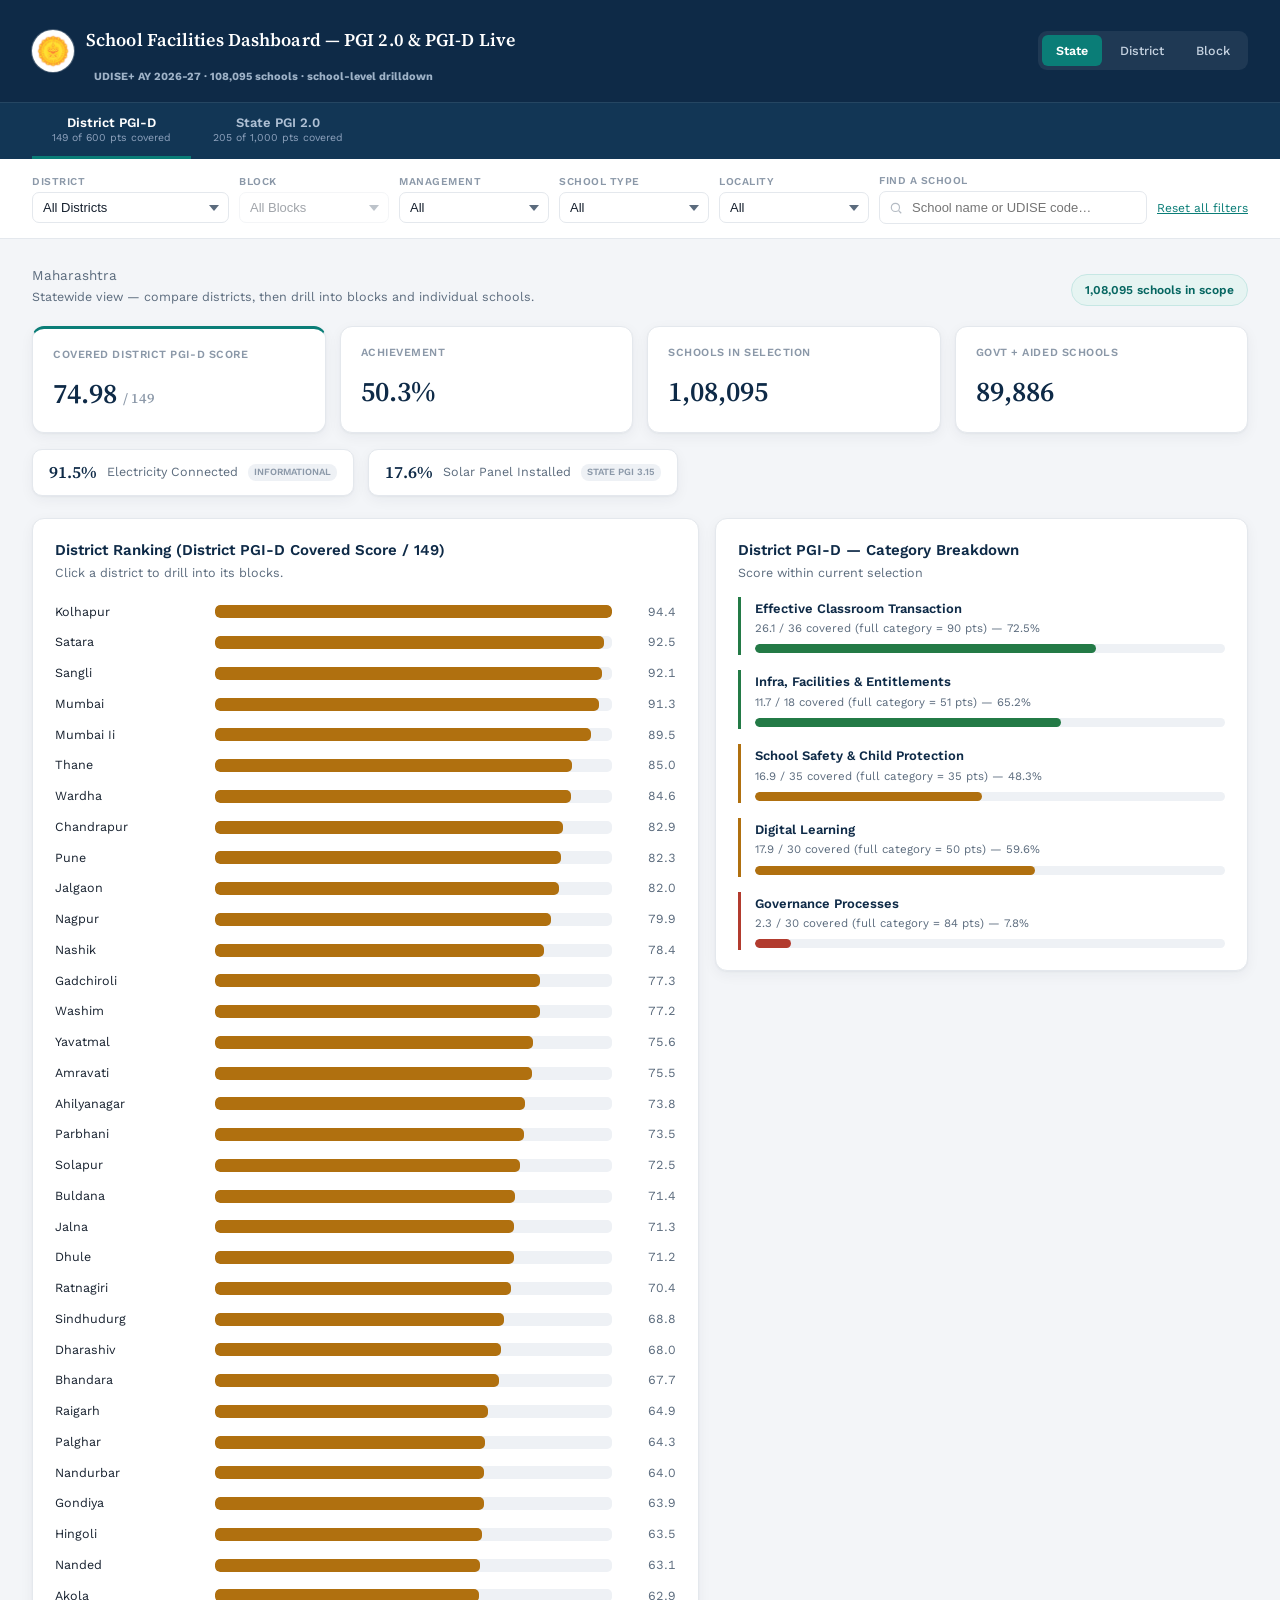
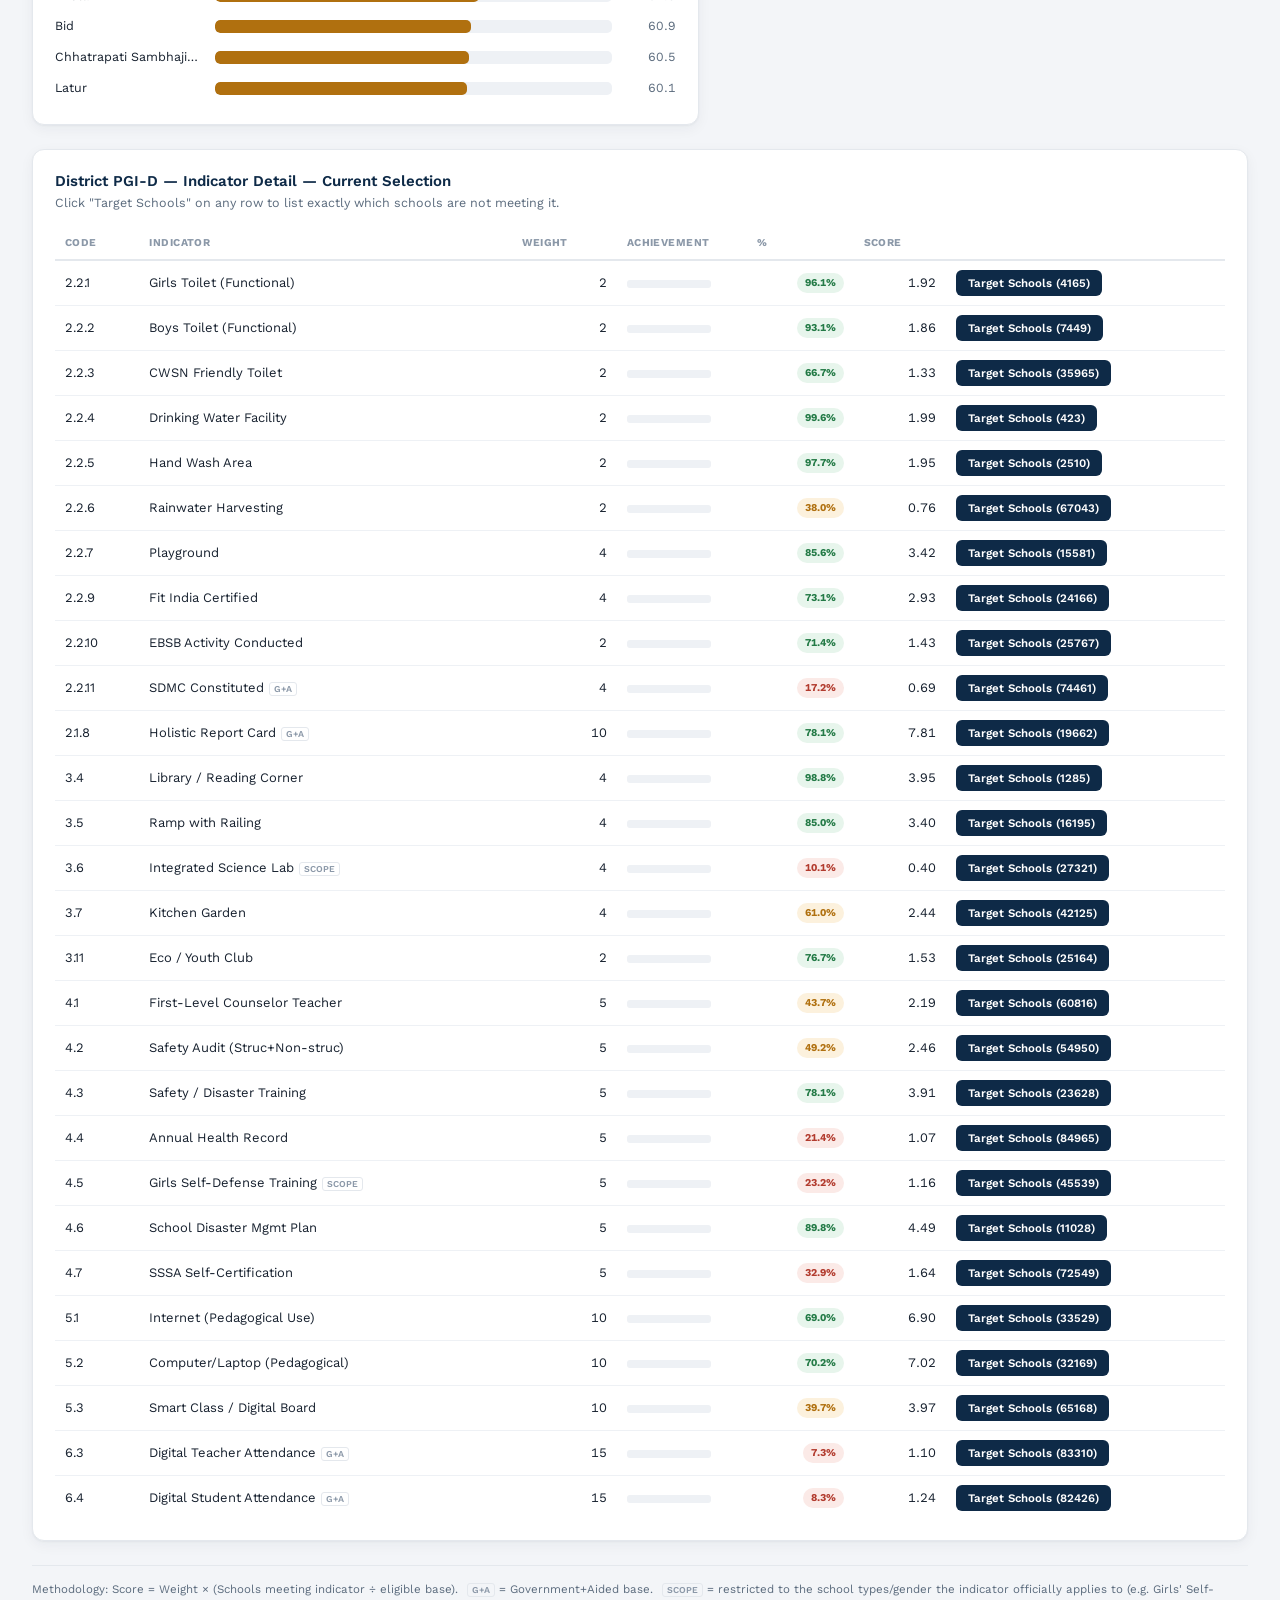
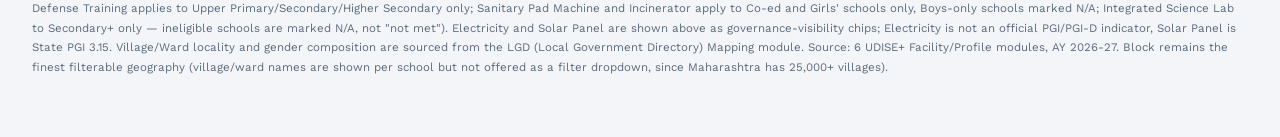
<file: index.html>
<!DOCTYPE html>
<html lang="en">
<head>
<meta charset="UTF-8">
<meta name="viewport" content="width=device-width, initial-scale=1.0">
<title>Maharashtra School Facilities Dashboard — PGI 2.0 &amp; PGI-D Live</title>
<meta name="description" content="Maharashtra School Facilities Dashboard — PGI 2.0 and PGI-D indicators from UDISE+ school-level data.">
<link rel="icon" type="image/png" href="assets/logo.png">
<link rel="stylesheet" href="css/styles.css">
</head>
<body>
  <div class="topbar">
    <div class="brand">
      <img class="mark" src="assets/logo.png" alt="Government of Maharashtra emblem">
      <div>
        <h1>School Facilities Dashboard — PGI 2.0 &amp; PGI-D Live</h1>
        <div class="tag">UDISE+ AY 2026-27 · 108,095 schools · school-level drilldown</div>
      </div>
    </div>
    <div class="role-tabs">
      <button class="active" data-role="state">State</button>
      <button data-role="district">District</button>
      <button data-role="block">Block</button>
    </div>
  </div>

  <div class="fw-bar">
    <button class="fw-tab active" data-fw="district">District PGI-D<span class="sub">149 of 600 pts covered</span></button>
    <button class="fw-tab" data-fw="state">State PGI 2.0<span class="sub">205 of 1,000 pts covered</span></button>
  </div>

  <div class="filterbar">
    <div class="fgroup">
      <label>District</label>
      <select id="fDistrict"><option value="ALL">All Districts</option></select>
    </div>
    <div class="fgroup">
      <label>Block</label>
      <select id="fBlock" disabled><option value="ALL">All Blocks</option></select>
    </div>
    <div class="fgroup">
      <label>Management</label>
      <select id="fMgmt">
        <option value="ALL">All</option>
        <option value="Government">Government</option>
        <option value="Aided">Aided</option>
        <option value="Private/Unaided">Private / Unaided</option>
      </select>
    </div>
    <div class="fgroup">
      <label>School Type</label>
      <select id="fType">
        <option value="ALL">All</option>
        <option value="Primary Only">Primary Only</option>
        <option value="Upper Primary">Upper Primary</option>
        <option value="Secondary">Secondary</option>
        <option value="Higher Secondary">Higher Secondary</option>
      </select>
    </div>
    <div class="fgroup">
      <label>Locality</label>
      <select id="fLoc">
        <option value="ALL">All</option>
        <option value="Rural">Rural</option>
        <option value="Urban">Urban</option>
      </select>
    </div>
    <div class="fgroup" style="flex:1; min-width:0;">
      <label>Find a School</label>
      <div class="search-wrap">
        <svg width="14" height="14" viewBox="0 0 24 24" fill="none" stroke="#5B6B7D" stroke-width="2"><circle cx="11" cy="11" r="7"/><path d="M21 21l-4.3-4.3"/></svg>
        <input type="text" id="schoolSearch" placeholder="School name or UDISE code…" autocomplete="off">
        <div class="search-results" id="searchResults"></div>
      </div>
    </div>
    <div class="fgroup">
      <label>&nbsp;</label>
      <button class="reset-link" id="resetBtn">Reset all filters</button>
    </div>
  </div>

  <main>
    <div class="pagehead">
      <div>
        <div class="breadcrumb" id="breadcrumb">Maharashtra <b>› All Districts</b></div>
        <div class="role-note" id="roleNote">Statewide view — compare districts, then drill into blocks and individual schools.</div>
      </div>
      <div class="scope-pill" id="scopePill">108,095 schools in scope</div>
    </div>

    <div class="kpi-row">
      <div class="kpi accent">
        <div class="label" id="kpiScoreLabel">Covered PGI-D Score</div>
        <div class="value" id="kpiScore">— <small>/ 149</small></div>
      </div>
      <div class="kpi">
        <div class="label">Achievement</div>
        <div class="value" id="kpiPct">—%</div>
      </div>
      <div class="kpi">
        <div class="label">Schools in Selection</div>
        <div class="value" id="kpiSchools">—</div>
      </div>
      <div class="kpi">
        <div class="label">Govt + Aided Schools</div>
        <div class="value" id="kpiGA">—</div>
      </div>
    </div>

    <div class="bonus-row" id="bonusRow"></div>

    <section id="schoolProfile" class="card">
      <div class="sp-head">
        <div>
          <div class="sp-title" id="spName">—</div>
          <div class="sp-meta" id="spMeta"></div>
        </div>
        <div class="sp-scores" id="spScores"></div>
      </div>
      <div class="sp-subhead">District PGI-D Indicators</div>
      <div class="sp-grid" id="spGridDistrict"></div>
      <div class="sp-subhead">State PGI 2.0 Indicators</div>
      <div class="sp-grid" id="spGridState"></div>
      <div class="sp-bonus" id="spBonus"></div>
    </section>

    <section>
      <div class="grid-2">
        <div class="card">
          <div class="section-title" id="drillTitle">District Ranking</div>
          <div class="section-sub" id="drillSub">Click a bar to drill in.</div>
          <div id="drillChart"></div>
        </div>
        <div class="card">
          <div class="section-title" id="catTitle">Category Breakdown</div>
          <div class="section-sub">Score within current selection</div>
          <div id="catCards"></div>
        </div>
      </div>
    </section>

    <section>
      <div class="card">
        <div class="section-title" id="indTitle">Indicator Detail — Current Selection</div>
        <div class="section-sub">Click "Target Schools" on any row to list exactly which schools are not meeting it.</div>
        <table>
          <thead>
            <tr><th>Code</th><th>Indicator</th><th class="num">Weight</th><th style="width:130px;">Achievement</th><th class="num">%</th><th class="num">Score</th><th></th></tr>
          </thead>
          <tbody id="indicatorBody"></tbody>
        </table>
      </div>
    </section>

    <section id="targetPanel" class="card">
      <div class="target-head">
        <div>
          <div class="section-title" id="targetTitle">Target Schools</div>
          <div class="section-sub" id="targetSub" style="margin-bottom:0;"></div>
        </div>
        <div style="display:flex; gap:10px; align-items:center;">
          <div class="count-badge" id="targetCount">0 schools</div>
          <button class="close-target" id="closeTarget">Close ✕</button>
        </div>
      </div>
      <div class="target-toolbar">
        <input type="text" id="targetSearch" placeholder="Filter by school name, UDISE code, or block…">
        <button class="export-btn" id="exportBtn">⬇ Export CSV</button>
      </div>
      <div class="target-table-wrap">
        <table>
          <thead>
            <tr>
              <th class="sortable" data-k="name">School Name</th>
              <th class="sortable" data-k="udise">UDISE Code</th>
              <th class="sortable" data-k="dist">District</th>
              <th class="sortable" data-k="block">Block</th>
              <th class="sortable" data-k="locality">Village / Ward</th>
              <th class="sortable" data-k="mgmt">Management</th>
              <th class="sortable" data-k="type">School Type</th>
            </tr>
          </thead>
          <tbody id="targetBody"></tbody>
        </table>
      </div>
    </section>

    <footer class="note" id="footerNote"></footer>
  </main>

  <div id="appLoading"><div class="msg">Loading school data (108,095 schools)…</div></div>

<script type="module" src="js/app.js"></script>
</body>
</html>
</file>
<file: css/styles.css>
@import url('https://fonts.googleapis.com/css2?family=Source+Serif+4:wght@500;600;700&family=Work+Sans:wght@400;500;600;700&display=swap');

:root{
  --ink:#16202E; --ink-2:#5B6B7D; --ink-3:#8B98A8;
  --navy:#0E2A47; --navy-l:#123655;
  --teal:#0A7D77; --teal-d:#066661; --teal-bg:#E6F4F2;
  --amber:#B0700F; --amber-bg:#FCF1DD;
  --red:#B23B2E; --red-bg:#FBEAE7;
  --green:#237A46; --green-bg:#E7F5EC;
  --bg:#F3F5F8; --card:#FFFFFF; --line:#E4E8ED; --line-2:#EEF1F5;
  --shadow: 0 1px 2px rgba(16,32,52,.04), 0 4px 14px rgba(16,32,52,.05);
}
*{box-sizing:border-box;}
html,body{margin:0; padding:0;}
body{
  font-family:'Work Sans',-apple-system,Segoe UI,Arial,sans-serif;
  background:var(--bg); color:var(--ink); font-size:14px; line-height:1.5; -webkit-font-smoothing:antialiased;
}
h1,h2,h3,.serif{font-family:'Source Serif 4',Georgia,serif;}
button{font-family:inherit;}

.topbar{
  background:var(--navy); color:#fff; padding:14px 32px; display:flex; align-items:center;
  justify-content:space-between; gap:20px; flex-wrap:wrap;
}
.brand{display:flex; align-items:center; gap:12px;}
.brand .mark{width:42px; height:42px; border-radius:50%; flex:none; object-fit:contain; background:#fff; padding:2px; box-shadow:0 0 0 1px rgba(255,255,255,.25);}
.brand h1{font-size:18px; font-weight:600; letter-spacing:.1px;}
.brand .tag{font-size:11px; color:#9FB3C8; margin-top:1px;}
.role-tabs{display:flex; gap:4px; background:rgba(255,255,255,.07); padding:4px; border-radius:9px;}
.role-tabs button{background:transparent; border:none; color:#C6D3E1; padding:8px 14px; border-radius:6px; font-size:12.5px; font-weight:500; cursor:pointer; transition:background .15s,color .15s;}
.role-tabs button.active{background:var(--teal); color:#fff; font-weight:600;}
.role-tabs button:not(.active):hover{background:rgba(255,255,255,.08); color:#fff;}

.fw-bar{
  background:var(--navy-l); padding:0 32px; display:flex; align-items:center; gap:2px; border-top:1px solid rgba(255,255,255,.08);
}
.fw-tab{
  background:transparent; border:none; color:#AFC0D4; padding:12px 20px; font-size:13px; font-weight:600; cursor:pointer;
  border-bottom:3px solid transparent; transition:color .15s, border-color .15s;
}
.fw-tab.active{color:#fff; border-bottom-color:var(--teal);}
.fw-tab:not(.active):hover{color:#fff;}
.fw-tab .sub{display:block; font-size:10.5px; font-weight:400; color:#8FA3BE; margin-top:1px;}

.filterbar{
  background:#fff; border-bottom:1px solid var(--line); padding:14px 32px; display:flex; align-items:center;
  gap:10px; flex-wrap:wrap; position:sticky; top:0; z-index:20;
}
.filterbar .fgroup{display:flex; flex-direction:column; gap:3px;}
.filterbar label{font-size:10.5px; text-transform:uppercase; letter-spacing:.05em; color:var(--ink-3); font-weight:600;}
.filterbar select{
  padding:7px 26px 7px 10px; border-radius:7px; border:1px solid var(--line); background:#fff url('data:image/svg+xml;utf8,<svg xmlns="http://www.w3.org/2000/svg" width="10" height="6"><path d="M0 0l5 6 5-6z" fill="%235B6B7D"/></svg>') no-repeat right 9px center;
  font-size:13px; color:var(--ink); cursor:pointer; appearance:none; min-width:150px;
}
.filterbar select:disabled{opacity:.4; cursor:not-allowed;}
.search-wrap{position:relative; flex:1; min-width:220px; max-width:340px;}
.search-wrap input{width:100%; padding:8px 12px 8px 32px; border-radius:7px; border:1px solid var(--line); font-size:13px; background:#fff; color:var(--ink);}
.search-wrap svg{position:absolute; left:10px; top:50%; transform:translateY(-50%); opacity:.45;}
.search-results{position:absolute; top:calc(100% + 4px); left:0; right:0; background:#fff; border:1px solid var(--line); border-radius:8px; box-shadow:var(--shadow); max-height:320px; overflow-y:auto; z-index:50; display:none;}
.search-results.show{display:block;}
.search-item{padding:9px 12px; border-bottom:1px solid var(--line-2); cursor:pointer; font-size:12.5px;}
.search-item:last-child{border-bottom:none;}
.search-item:hover{background:var(--teal-bg);}
.search-item .sname{font-weight:600; color:var(--ink);}
.search-item .smeta{color:var(--ink-2); font-size:11px; margin-top:1px;}
.reset-link{font-size:12px; color:var(--teal); background:none; border:none; cursor:pointer; text-decoration:underline; padding:0;}

main{padding:26px 32px 60px; max-width:1440px; margin:0 auto;}
.pagehead{display:flex; justify-content:space-between; align-items:flex-end; margin-bottom:20px; flex-wrap:wrap; gap:10px;}
.breadcrumb{font-size:13.5px; color:var(--ink-2);}
.breadcrumb b{color:var(--navy); font-weight:600;}
.role-note{font-size:12.5px; color:var(--ink-2); max-width:560px; margin-top:2px;}
.scope-pill{font-size:12px; background:var(--teal-bg); color:var(--teal-d); border:1px solid #C6E7E4; padding:6px 13px; border-radius:20px; font-weight:600; white-space:nowrap;}

.kpi-row{display:grid; grid-template-columns:repeat(4,1fr); gap:14px; margin-bottom:16px;}
.kpi{background:var(--card); border:1px solid var(--line); border-radius:12px; padding:18px 20px; box-shadow:var(--shadow);}
.kpi .label{font-size:11px; text-transform:uppercase; letter-spacing:.05em; color:var(--ink-3); margin-bottom:8px; font-weight:600;}
.kpi .value{font-family:'Source Serif 4',Georgia,serif; font-size:28px; font-weight:600; color:var(--navy);}
.kpi .value small{font-size:14px; font-weight:500; color:var(--ink-3);}
.kpi.accent{border-top:3px solid var(--teal);}

.bonus-row{display:flex; gap:14px; margin-bottom:22px; flex-wrap:wrap;}
.bonus-chip{background:#fff; border:1px solid var(--line); border-radius:10px; padding:10px 16px; display:flex; align-items:center; gap:10px; font-size:12.5px; box-shadow:var(--shadow);}
.bonus-chip .bval{font-family:'Source Serif 4',Georgia,serif; font-weight:600; font-size:17px; color:var(--navy);}
.bonus-chip .blabel{color:var(--ink-2);}
.bonus-chip .btag{font-size:9.5px; background:#EEF1F5; color:var(--ink-3); padding:1px 6px; border-radius:8px; font-weight:600;}

section{margin-bottom:24px;}
.card{background:var(--card); border:1px solid var(--line); border-radius:12px; padding:20px 22px; box-shadow:var(--shadow);}
.section-title{font-size:15px; font-weight:600; color:var(--navy);}
.section-sub{font-size:12.5px; color:var(--ink-2); margin-top:2px; margin-bottom:14px;}

.grid-2{display:grid; grid-template-columns:1.25fr 1fr; gap:16px; align-items:start;}

.bar-row{display:grid; grid-template-columns:150px 1fr 54px; align-items:center; gap:10px; padding:6px 0; font-size:12.5px;}
.bar-row .name{white-space:nowrap; overflow:hidden; text-overflow:ellipsis; cursor:pointer; color:var(--ink);}
.bar-row .name:hover{color:var(--teal-d); text-decoration:underline;}
.bar-track{background:#EEF1F5; border-radius:5px; height:13px; overflow:hidden;}
.bar-fill{height:100%; border-radius:5px; transition:width .25s ease;}
.bar-row .pct{text-align:right; font-variant-numeric:tabular-nums; color:var(--ink-2);}

.cat-card{border-left:3px solid var(--teal); padding:2px 0 2px 14px; margin-bottom:15px;}
.cat-card:last-child{margin-bottom:0;}
.cat-card .catname{font-weight:600; font-size:13px; color:var(--navy);}
.cat-card .catmeta{font-size:11.5px; color:var(--ink-2); margin-top:2px;}
.cat-card .cattrack{margin-top:7px; background:#EEF1F5; border-radius:5px; height:9px; overflow:hidden;}
.cat-card .catfill{height:100%; border-radius:5px;}

table{width:100%; border-collapse:collapse; font-size:13px;}
th{text-align:left; font-size:10.5px; text-transform:uppercase; letter-spacing:.04em; color:var(--ink-3); border-bottom:2px solid var(--line); padding:8px 10px; font-weight:700;}
th.sortable{cursor:pointer; user-select:none;}
th.sortable:hover{color:var(--teal-d);}
td{padding:9px 10px; border-bottom:1px solid var(--line-2); vertical-align:middle;}
tr:last-child td{border-bottom:none;}
td.num{text-align:right; font-variant-numeric:tabular-nums;}
.tag{display:inline-block; font-size:10.5px; padding:2px 8px; border-radius:10px; font-weight:700;}
.tag.good{background:var(--green-bg); color:var(--green);}
.tag.mid{background:var(--amber-bg); color:var(--amber);}
.tag.low{background:var(--red-bg); color:var(--red);}
.mini-bar-track{background:#EEF1F5; border-radius:3px; height:8px; width:84px; display:inline-block; overflow:hidden; vertical-align:middle;}
.mini-bar-fill{height:100%; border-radius:3px;}
.scope-badge{font-size:9px; color:var(--ink-3); border:1px solid var(--line); border-radius:3px; padding:1px 4px; margin-left:5px; font-weight:600;}
.target-btn{font-size:11.5px; background:var(--navy); color:#fff; border:none; padding:6px 12px; border-radius:6px; cursor:pointer; font-weight:600; white-space:nowrap;}
.target-btn:hover{background:var(--teal-d);}
tr.ind-row.selected{background:var(--teal-bg);}

#targetPanel{display:none;}
#targetPanel.show{display:block;}
.target-head{display:flex; justify-content:space-between; align-items:center; margin-bottom:4px; flex-wrap:wrap; gap:10px;}
.target-head .count-badge{font-size:13px; font-weight:700; color:#fff; background:var(--red); padding:5px 14px; border-radius:20px;}
.close-target{background:none; border:1px solid var(--line); color:var(--ink-2); padding:6px 12px; border-radius:6px; cursor:pointer; font-size:12px;}
.close-target:hover{border-color:var(--ink-2); color:var(--ink);}
.target-toolbar{display:flex; gap:10px; align-items:center; margin:12px 0; flex-wrap:wrap;}
.target-toolbar input{padding:7px 10px; border-radius:6px; border:1px solid var(--line); font-size:12.5px; min-width:200px;}
.export-btn{font-size:12px; background:var(--teal); color:#fff; border:none; padding:7px 14px; border-radius:6px; cursor:pointer; font-weight:600;}
.export-btn:hover{background:var(--teal-d);}
.target-table-wrap{max-height:420px; overflow-y:auto; border:1px solid var(--line); border-radius:8px;}
.target-table-wrap table{font-size:12.5px;}
.target-table-wrap th{position:sticky; top:0; background:#fff; z-index:2;}
.udise-code{font-variant-numeric:tabular-nums; color:var(--ink-2); font-size:11.5px;}

#schoolProfile{display:none;}
#schoolProfile.show{display:block;}
.sp-head{display:flex; justify-content:space-between; align-items:flex-start; gap:14px; flex-wrap:wrap;}
.sp-title{font-size:17px; font-weight:600; color:var(--navy); font-family:'Source Serif 4',Georgia,serif;}
.sp-meta{font-size:12.5px; color:var(--ink-2); margin-top:4px;}
.sp-meta span{margin-right:14px;}
.sp-scores{display:flex; gap:14px; flex-wrap:wrap;}
.sp-score-box{text-align:right; background:var(--teal-bg); border-radius:10px; padding:10px 16px;}
.sp-score-box .sname{font-size:10.5px; text-transform:uppercase; letter-spacing:.04em; color:var(--teal-d); font-weight:700;}
.sp-score-box .sval{font-family:'Source Serif 4',Georgia,serif; font-size:20px; font-weight:600; color:var(--navy);}
.sp-score-box .sval small{font-size:12px; font-weight:500; color:var(--ink-2);}
.sp-subhead{font-size:12.5px; font-weight:700; color:var(--navy); text-transform:uppercase; letter-spacing:.04em; margin:18px 0 8px;}
.sp-grid{display:grid; grid-template-columns:repeat(auto-fill,minmax(230px,1fr)); gap:8px;}
.sp-item{display:flex; align-items:center; gap:8px; padding:8px 10px; border-radius:7px; border:1px solid var(--line-2); font-size:12px;}
.sp-item .dot{width:9px; height:9px; border-radius:50%; flex:none;}
.sp-item.met .dot{background:var(--green);}
.sp-item.unmet .dot{background:var(--red);}
.sp-item.na .dot{background:#D5DAE1;}
.sp-item.na{color:var(--ink-3);}
.sp-bonus{margin-top:16px; padding-top:14px; border-top:1px solid var(--line-2); display:flex; gap:18px; flex-wrap:wrap; font-size:12px; color:var(--ink-2);}
.sp-bonus b{color:var(--ink);}

footer.note{font-size:11.5px; color:var(--ink-2); border-top:1px solid var(--line); padding-top:14px; margin-top:8px; line-height:1.7;}

@media (max-width:980px){
  .kpi-row{grid-template-columns:1fr 1fr;}
  .grid-2{grid-template-columns:1fr;}
  .filterbar{gap:8px;}
}

/* ---- Data loading overlay (added in the modular refactor; removed once data has loaded) ---- */
#appLoading{position:fixed; inset:0; z-index:1000; display:flex; align-items:center; justify-content:center; background:rgba(243,245,248,.92);}
#appLoading .msg{background:var(--card); color:var(--ink-2); border:1px solid var(--line); border-radius:10px; padding:14px 20px; box-shadow:var(--shadow); font-size:13.5px; max-width:520px; text-align:center;}
#appLoading.error .msg{color:var(--red); background:var(--red-bg); border-color:var(--red);}
</file>
